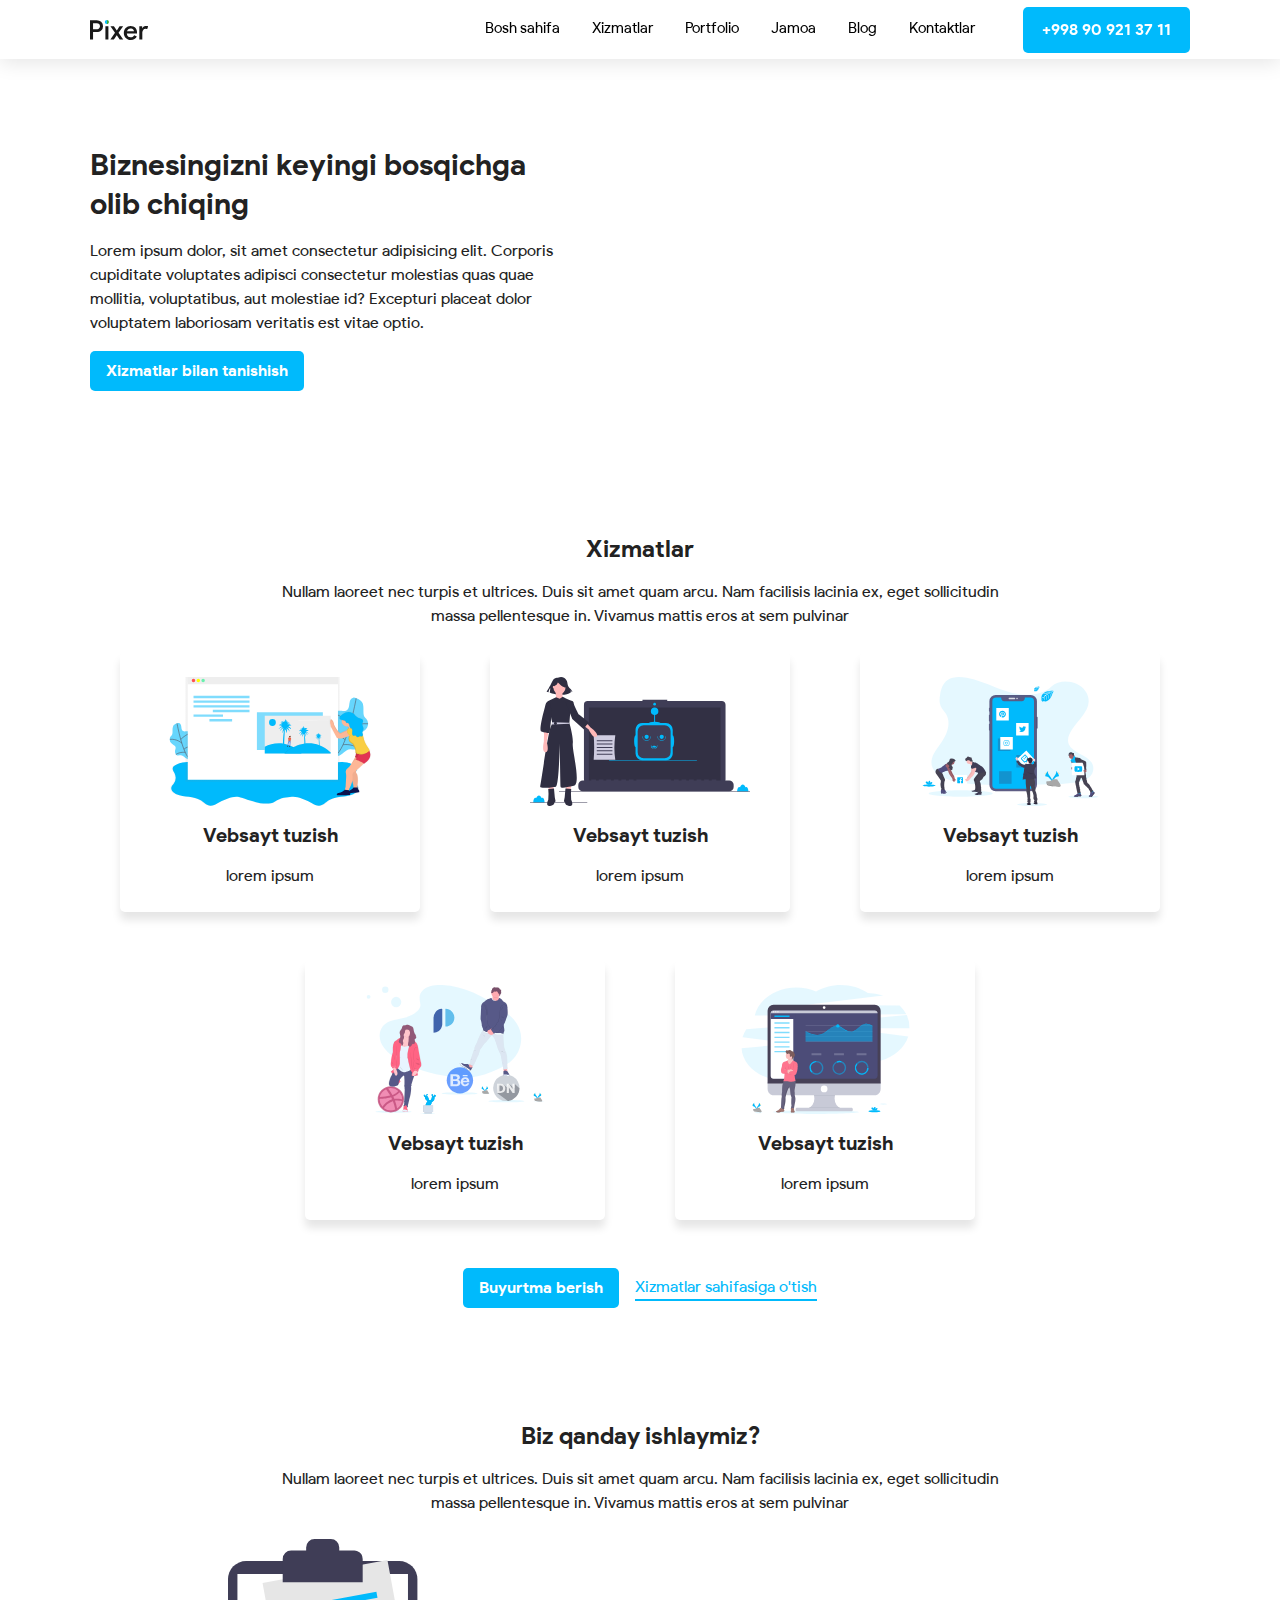
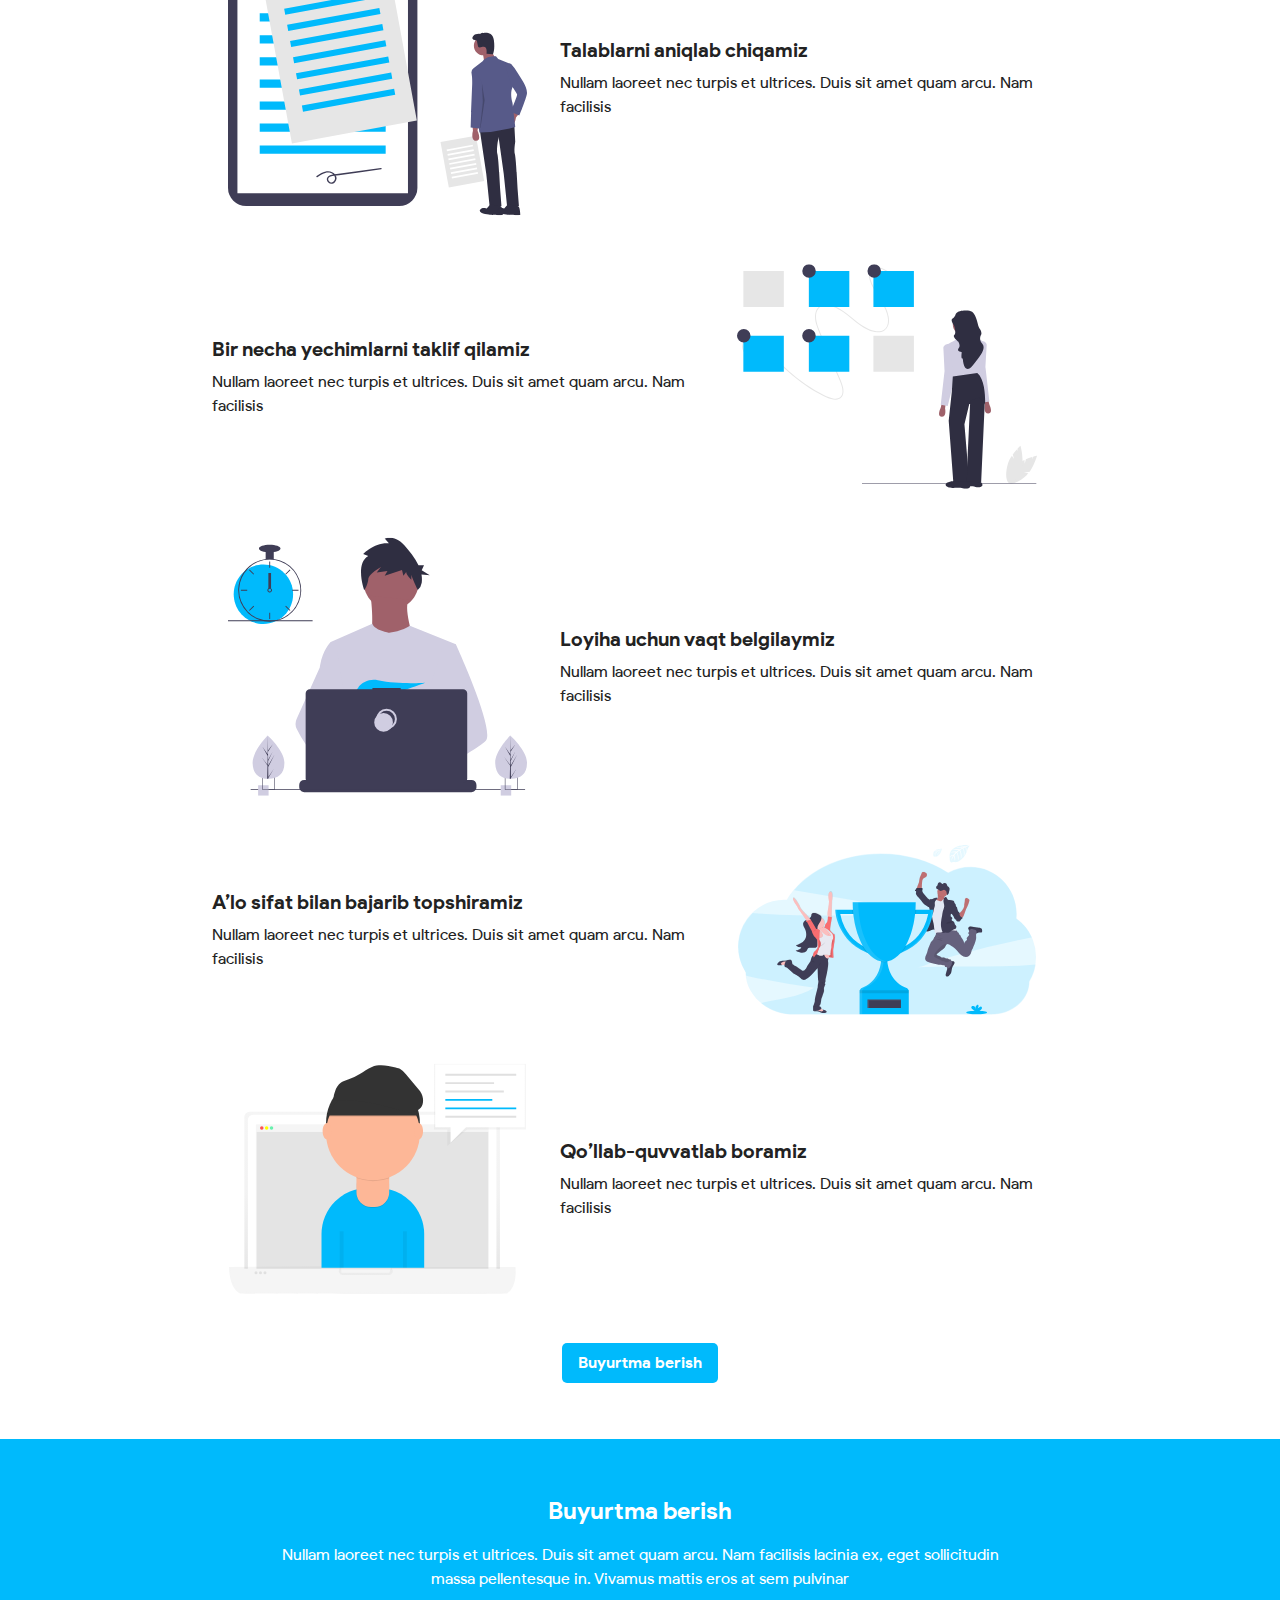
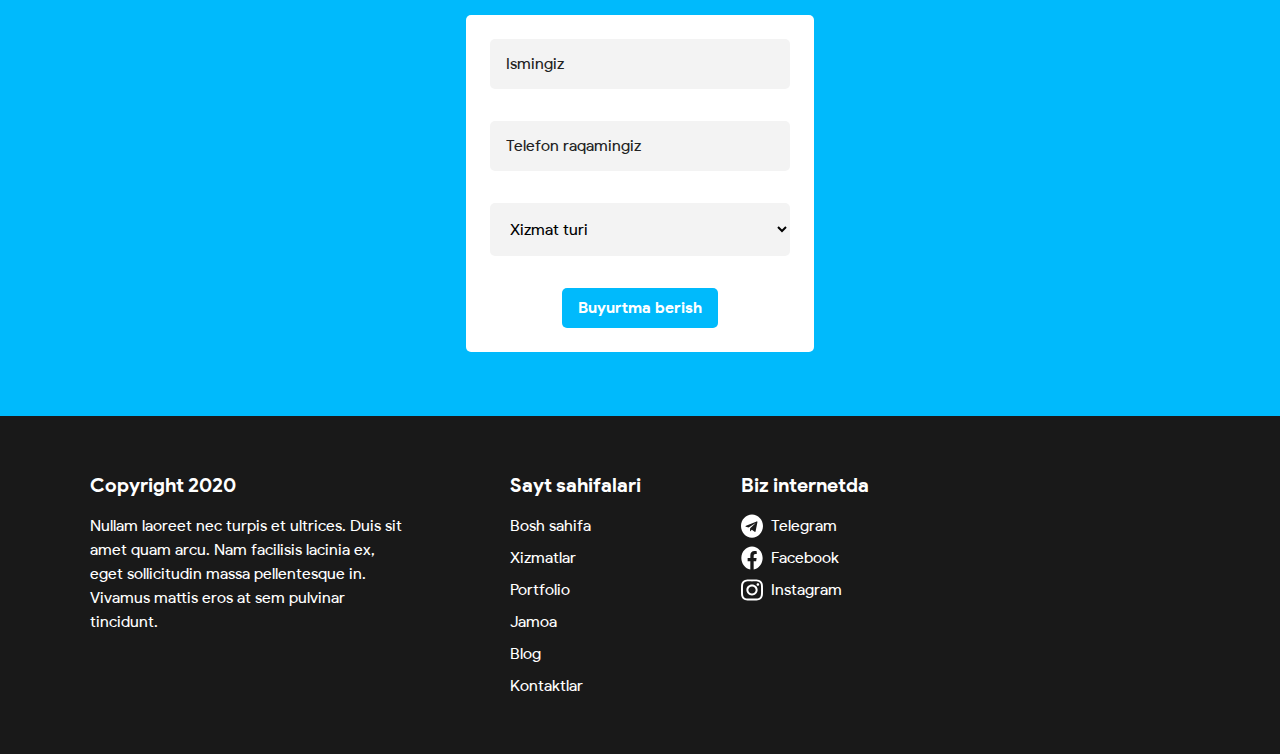
<file: index.html>
<!DOCTYPE html>
<html lang="en">
<head>
  <meta charset="UTF-8">
  <meta name="viewport" content="width=device-width, initial-scale=1.0">
  <title>Pixer</title>
  <link rel="stylesheet" href="css/normalize.css">
  <link rel="stylesheet" href="css/styles.css">
</head>
<body>
  <header class="pixer-header">
    <div class="container">
      <nav class="pixer-nav">
        <a href="#" class="pixer-logo-link">
          <img src="img/pixer-logo.svg" alt="Pixer logo" class="pixer-logo" width="59" height="20">
        </a>
        <div class="pixer-header-left">
          <ul class="pixer-nav-list">
            <li class="pixer-nav-item">
              <a href="index.html" class="pixer-nav-link">Bosh sahifa</a>
            </li>
            <li class="pixer-nav-item has-dropdown-item">
              <a href="services.html" class="pixer-nav-link">Xizmatlar</a>
              <ul class="dropdown-list">
                <li class="dropdown-item">
                  <a href="web-site.html" class="dropdown-link">Vebsayt</a>
                </li>
                <li class="dropdown-item">
                  <a href="telegram-bot.html" class="dropdown-link">Telegram bot</a>
                </li>
                <li class="dropdown-item">
                  <a href="smm.html" class="dropdown-link">SMM</a>
                </li>
                <li class="dropdown-item">
                  <a href="graphic-disigin.html" class="dropdown-link">Grafik dizayn</a>
                </li>
                <li class="dropdown-item">
                  <a href="crm.html" class="dropdown-link">CRM tizim</a>
                </li>
              </ul>
            </li>
            <li class="pixer-nav-item">
              <a href="protofolio.html" class="pixer-nav-link">Portfolio</a>
            </li>
            <li class="pixer-nav-item">
              <a href="group.html" class="pixer-nav-link">Jamoa</a>
            </li>
            <li class="pixer-nav-item">
              <a href="blog.html" class="pixer-nav-link">Blog</a>
            </li>
            <li class="pixer-nav-item">
              <a href="contacts.html" class="pixer-nav-link">Kontaktlar</a>
            </li>
          </ul>
          <a class="blue-link blue-link-add-style" href="tel:+998909213711">+998 90 921 37 11</a>
          <button class="pixer-nav-toggler" type="button"></button>
        </div>
      </nav><!-- pixer-nav -->
    </div>
  </header><!-- pixer-header -->

  <div class="main-wrapper">
    <main class="site-main">
      <section class="header-section">
        <div class="container">
          <div class="header-section-wrapper">
            <div class="header-section-left">
              <h1 class="header-section-heading">
                Biznesingizni keyingi bosqichga olib chiqing
              </h1>
              <p class="header-section-text">Lorem ipsum dolor, sit amet consectetur adipisicing elit. Corporis cupiditate voluptates adipisci consectetur molestias quas quae mollitia, voluptatibus, aut molestiae id? Excepturi placeat dolor voluptatem laboriosam veritatis est vitae optio.</p>
              <a class="blue-link header-section-link" href="#services">Xizmatlar bilan tanishish</a>
            </div>
            <iframe class="header-section-video" src="https://www.youtube.com/embed/6_pru8U2RmM" allow="accelerometer; autoplay; encrypted-media; gyroscope; picture-in-picture" allowfullscreen></iframe>
          </div>
        </div>
      </section><!-- header-section -->

      <section class="services" id="services">
        <div class="container">
          <h2 class="section-heading">Xizmatlar</h2>
          <p class="section-text">Nullam laoreet nec turpis et ultrices. Duis sit amet quam arcu. Nam facilisis lacinia ex, eget sollicitudin massa pellentesque in. Vivamus mattis eros at sem pulvinar</p>
          <ul class="services-list">
            <li class="services-item">
              <a href="#" class="services-link">
                <h3 class="services-link-heading">
                  Vebsayt tuzish
                </h3>
                <p class="services-link-text">
                  lorem ipsum
                </p>
              </a>
            </li>

            <li class="services-item">
              <a href="#" class="services-link">
                <h3 class="services-link-heading">
                  Vebsayt tuzish
                </h3>
                <p class="services-link-text">
                  lorem ipsum
                </p>
              </a>
            </li>

            <li class="services-item">
              <a href="#" class="services-link">
                <h3 class="services-link-heading">
                  Vebsayt tuzish
                </h3>
                <p class="services-link-text">
                  lorem ipsum
                </p>
              </a>
            </li>

            <li class="services-item">
              <a href="#" class="services-link">
                <h3 class="services-link-heading">
                  Vebsayt tuzish
                </h3>
                <p class="services-link-text">
                  lorem ipsum
                </p>
              </a>
            </li>

            <li class="services-item">
              <a href="#" class="services-link">
                <h3 class="services-link-heading">
                  Vebsayt tuzish
                </h3>
                <p class="services-link-text">
                  lorem ipsum
                </p>
              </a>
            </li>
          </ul>
          <div class="services-ordering">
            <a class="blue-link" href="#orderingSection">Buyurtma berish</a>
            <a class="going-services-link" href="services.html">Xizmatlar sahifasiga o'tish</a>
          </div>
        </div>
      </section><!-- services -->

      <section class="process">
        <div class="container">
          <div class="process-wrapper">
            <h2 class="section-heading">Biz qanday ishlaymiz?</h2>
            <p class="section-text">Nullam laoreet nec turpis et ultrices. Duis sit amet quam arcu. Nam facilisis lacinia ex, eget sollicitudin massa pellentesque in. Vivamus mattis eros at sem pulvinar</p>
            <ol class="process-list">
              <li class="process-item">
                <div class="process-item-content">
                  <h3 class="process-item-heading">Talablarni aniqlab chiqamiz</h3>
                  <p class="process-item-text">Nullam laoreet nec turpis et ultrices. Duis sit amet quam arcu. Nam facilisis</p>
                </div>
              </li>

              <li class="process-item">
                <div class="process-item-content">
                  <h3 class="process-item-heading">Bir necha yechimlarni taklif qilamiz</h3>
                  <p class="process-item-text">Nullam laoreet nec turpis et ultrices. Duis sit amet quam arcu. Nam facilisis</p>
                </div>
              </li>

              <li class="process-item">
                <div class="process-item-content">
                  <h3 class="process-item-heading">Loyiha uchun vaqt belgilaymiz</h3>
                  <p class="process-item-text">Nullam laoreet nec turpis et ultrices. Duis sit amet quam arcu. Nam facilisis</p>
                </div>
              </li>

              <li class="process-item">
                <div class="process-item-content">
                  <h3 class="process-item-heading">A’lo sifat bilan bajarib topshiramiz</h3>
                  <p class="process-item-text">Nullam laoreet nec turpis et ultrices. Duis sit amet quam arcu. Nam facilisis</p>
                </div>
              </li>

              <li class="process-item">
                <div class="process-item-content">
                  <h3 class="process-item-heading">Qo’llab-quvvatlab boramiz</h3>
                  <p class="process-item-text">Nullam laoreet nec turpis et ultrices. Duis sit amet quam arcu. Nam facilisis</p>
                </div>
              </li>
            </ol>
            <a class="blue-link" href="#orderingButton">Buyurtma berish</a>
          </div>
        </div>
      </section><!-- process -->
    </main>

    <!-- Order Form Section -->

    <section class="order-section" id="orderingSection">
      <div class="container">
        <h2 class="order-section-heading">Buyurtma berish</h2>
        <p class="order-section-text">Nullam laoreet nec turpis et ultrices. Duis sit amet quam arcu. Nam facilisis lacinia ex, eget sollicitudin massa pellentesque in. Vivamus mattis eros at sem pulvinar</p>

        <form class="order-section-form" action="https://echo.htmlacademy.ru" method="GET">
          <label class="visually-hidden" for="name-input">Ismingiz</label>
          <input class="order-section-input" type="text" id="name-input" placeholder="Ismingiz" name="Ism" spellcheck="false" required>

          <label class="visually-hidden" for="tel-input">Telefon raqamingiz</label>
          <input class="order-section-input" type="tel" id="tel-input" placeholder="Telefon raqamingiz" name="Telefon raqam" spellcheck="false" required>

          <label class="visually-hidden" for="service-select">Xizmat turlari</label>
          <select class="order-section-select" name="Xizmat turi" id="service-select">
            <option selected disabled>Xizmat turi</option>
            <option>Vebsayt tuzish</option>
            <option>CRM tizimlar</option>
            <option>SMM</option>
          </select>

          <button class="blue-link order-section-btn" type="submit">Buyurtma berish</button>
        </form>
      </div>
    </section>
  </div>

  <!-- Site Footer   -->

  <footer class="pixer-footer">
    <div class="container">
      <div class="pixer-footer-wrapper">
        <div class="footer-copyright">
          <h3 class="footer-heading">Copyright 2020</h3>
          <p class="copyright-text">Nullam laoreet nec turpis et ultrices. Duis sit amet quam arcu. Nam facilisis lacinia ex, eget sollicitudin massa pellentesque in. Vivamus mattis eros at sem pulvinar tincidunt.</p>
        </div><!-- footer-copyright -->

        <div class="footer-websites">
          <h3 class="footer-heading">Sayt sahifalari</h3>
          <ul class="footer-list">
            <li class="footer-item">
              <a class="footer-link websites-link" href="index.html">Bosh sahifa</a>
            </li>
            <li class="footer-item">
              <a class="footer-link websites-link" href="services.html">Xizmatlar</a>
            </li>
            <li class="footer-item">
              <a class="footer-link websites-link" href="protofolio.html">Portfolio</a>
            </li>
            <li class="footer-item">
              <a class="footer-link websites-link" href="group.html">Jamoa</a>
            </li>
            <li class="footer-item">
              <a class="footer-link websites-link" href="blog.html">Blog</a>
            </li>
            <li class="footer-item">
              <a class="footer-link websites-link" href="contacts.html">Kontaktlar</a>
            </li>
          </ul>
        </div><!-- footer-websites -->

        <div class="footer-social-media">
          <h3 class="footer-heading">Biz internetda</h3>
          <ul class="footer-list">
            <li class="footer-item social-media-item">
              <svg class="footer-icon-svg" width="22" height="24" viewBox="0 0 22 24" fill="currentColor" xmlns="http://www.w3.org/2000/svg">
                <path d="M11 0.375C4.92339 0.375 0 5.57812 0 12C0 18.4219 4.92339 23.625 11 23.625C17.0766 23.625 22 18.4219 22 12C22 5.57812 17.0766 0.375 11 0.375ZM16.4024 8.33906L14.5972 17.3297C14.4641 17.9672 14.1048 18.1219 13.6036 17.8219L10.8536 15.6797L9.52742 17.0297C9.38105 17.1844 9.25686 17.3156 8.97298 17.3156L9.16815 14.3578L14.2645 9.49219C14.4863 9.28594 14.2157 9.16875 13.923 9.375L7.6246 13.5656L4.91008 12.6703C4.32016 12.4734 4.30685 12.0469 5.03427 11.7469L15.6395 7.425C16.1319 7.2375 16.5621 7.55156 16.4024 8.33906Z" fill="currentColor"/>
              </svg>
              <a href="#" class="footer-link social-media-link">Telegram</a>
            </li>
            <li class="footer-item social-media-item">
              <svg class="footer-icon-svg" width="22" height="24" viewBox="0 0 22 24" fill="currentColor" xmlns="http://www.w3.org/2000/svg">
                <path d="M21.6562 12C21.6562 5.57812 16.8867 0.375 11 0.375C5.11328 0.375 0.34375 5.57812 0.34375 12C0.34375 17.8022 4.24059 22.6116 9.33496 23.4844V15.3605H6.62793V12H9.33496V9.43875C9.33496 6.52547 10.9248 4.91625 13.3598 4.91625C14.526 4.91625 15.7455 5.14313 15.7455 5.14313V8.0025H14.4014C13.078 8.0025 12.665 8.89875 12.665 9.81797V12H15.6204L15.1478 15.3605H12.665V23.4844C17.7594 22.6116 21.6562 17.8022 21.6562 12Z" fill="currentColor"/>
              </svg>
              <a href="#" class="footer-link social-media-link">Facebook</a>
            </li>
            <li class="footer-item social-media-item">
              <svg class="footer-icon-svg" width="22" height="24" viewBox="0 0 22 24" fill="currentColor" xmlns="http://www.w3.org/2000/svg">
                <g clip-path="url(#clip0)">
                  <path d="M11.0049 6.60952C7.88169 6.60952 5.36249 9.01421 5.36249 11.9955C5.36249 14.9767 7.88169 17.3814 11.0049 17.3814C14.1281 17.3814 16.6473 14.9767 16.6473 11.9955C16.6473 9.01421 14.1281 6.60952 11.0049 6.60952ZM11.0049 15.497C8.9866 15.497 7.3366 13.9267 7.3366 11.9955C7.3366 10.0642 8.98169 8.4939 11.0049 8.4939C13.0281 8.4939 14.6732 10.0642 14.6732 11.9955C14.6732 13.9267 13.0232 15.497 11.0049 15.497ZM18.1942 6.38921C18.1942 7.08765 17.6049 7.64546 16.8781 7.64546C16.1464 7.64546 15.562 7.08296 15.562 6.38921C15.562 5.69546 16.1513 5.13296 16.8781 5.13296C17.6049 5.13296 18.1942 5.69546 18.1942 6.38921ZM21.9312 7.66421C21.8477 5.9814 21.4451 4.49077 20.1536 3.26265C18.8669 2.03452 17.3053 1.65015 15.5424 1.56577C13.7254 1.46733 8.27946 1.46733 6.46249 1.56577C4.70446 1.64546 3.14285 2.02983 1.85134 3.25796C0.559819 4.48608 0.162051 5.97671 0.0736587 7.65952C-0.0294662 9.3939 -0.0294662 14.5923 0.0736587 16.3267C0.157141 18.0095 0.559819 19.5001 1.85134 20.7283C3.14285 21.9564 4.69955 22.3408 6.46249 22.4251C8.27946 22.5236 13.7254 22.5236 15.5424 22.4251C17.3053 22.3455 18.8669 21.9611 20.1536 20.7283C21.4402 19.5001 21.8428 18.0095 21.9312 16.3267C22.0344 14.5923 22.0344 9.39858 21.9312 7.66421ZM19.5839 18.1876C19.2009 19.1064 18.4594 19.8142 17.4919 20.1845C16.0433 20.733 12.6058 20.6064 11.0049 20.6064C9.40401 20.6064 5.9616 20.7283 4.51785 20.1845C3.55535 19.8189 2.81384 19.1111 2.42589 18.1876C1.85134 16.8048 1.98393 13.5236 1.98393 11.9955C1.98393 10.4673 1.85625 7.1814 2.42589 5.80327C2.80892 4.88452 3.55044 4.17671 4.51785 3.8064C5.96651 3.25796 9.40401 3.38452 11.0049 3.38452C12.6058 3.38452 16.0482 3.26265 17.4919 3.8064C18.4544 4.17202 19.196 4.87983 19.5839 5.80327C20.1585 7.18608 20.0259 10.4673 20.0259 11.9955C20.0259 13.5236 20.1585 16.8095 19.5839 18.1876Z" fill="currentColor"/>
                </g>
                <defs>
                  <clipPath id="clip0">
                    <rect width="22" height="24" fill="white"/>
                  </clipPath>
                </defs>
              </svg>
              <a href="#" class="footer-link social-media-link">Instagram</a>
            </li>
          </ul>
        </div><!-- footer-social-media -->
      </div>
    </div>
  </footer>


  <script>
    var elSiteHeader = document.querySelector('.pixer-header-left');
    var elSiteHeaderToggler = document.querySelector('.pixer-nav-toggler');

    elSiteHeaderToggler.addEventListener('click', function () {
      elSiteHeader.classList.toggle('pixer-header-left-toggler');
    });
  </script>
</body>
</html>
</file>
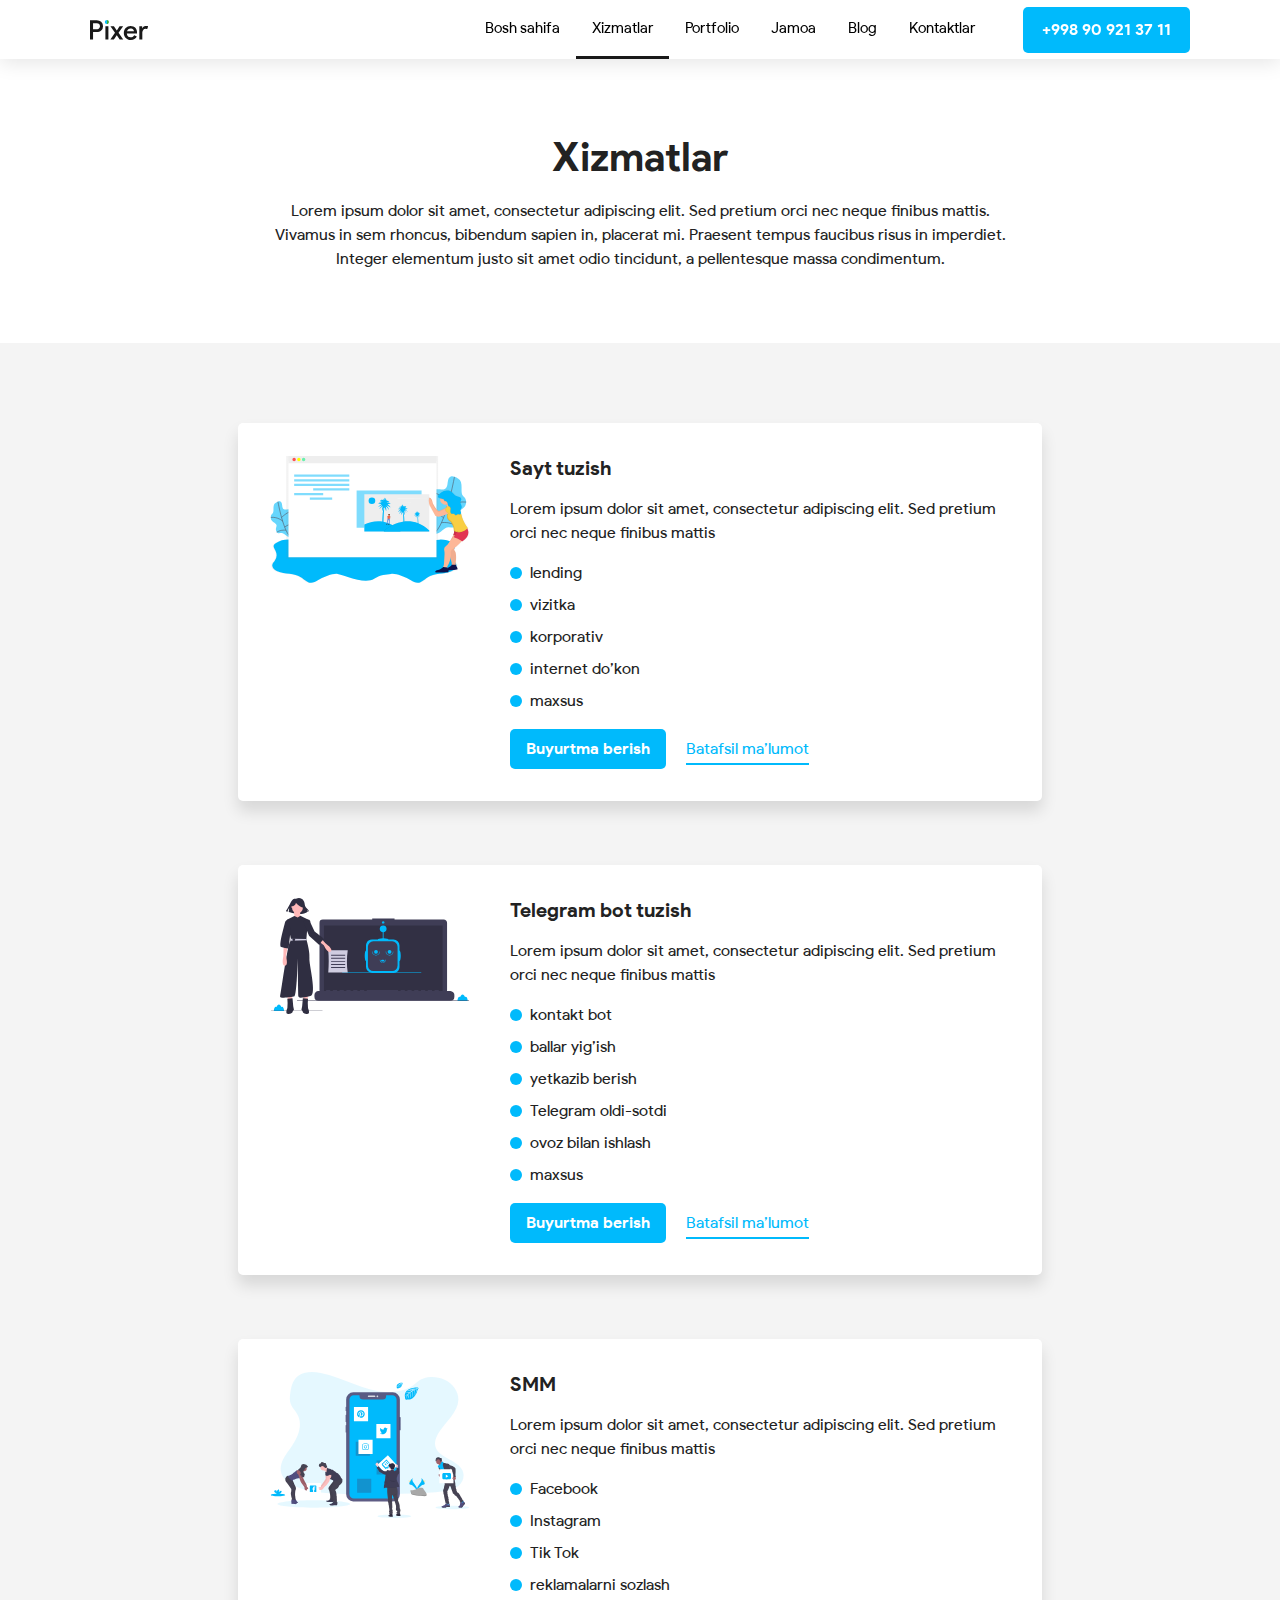
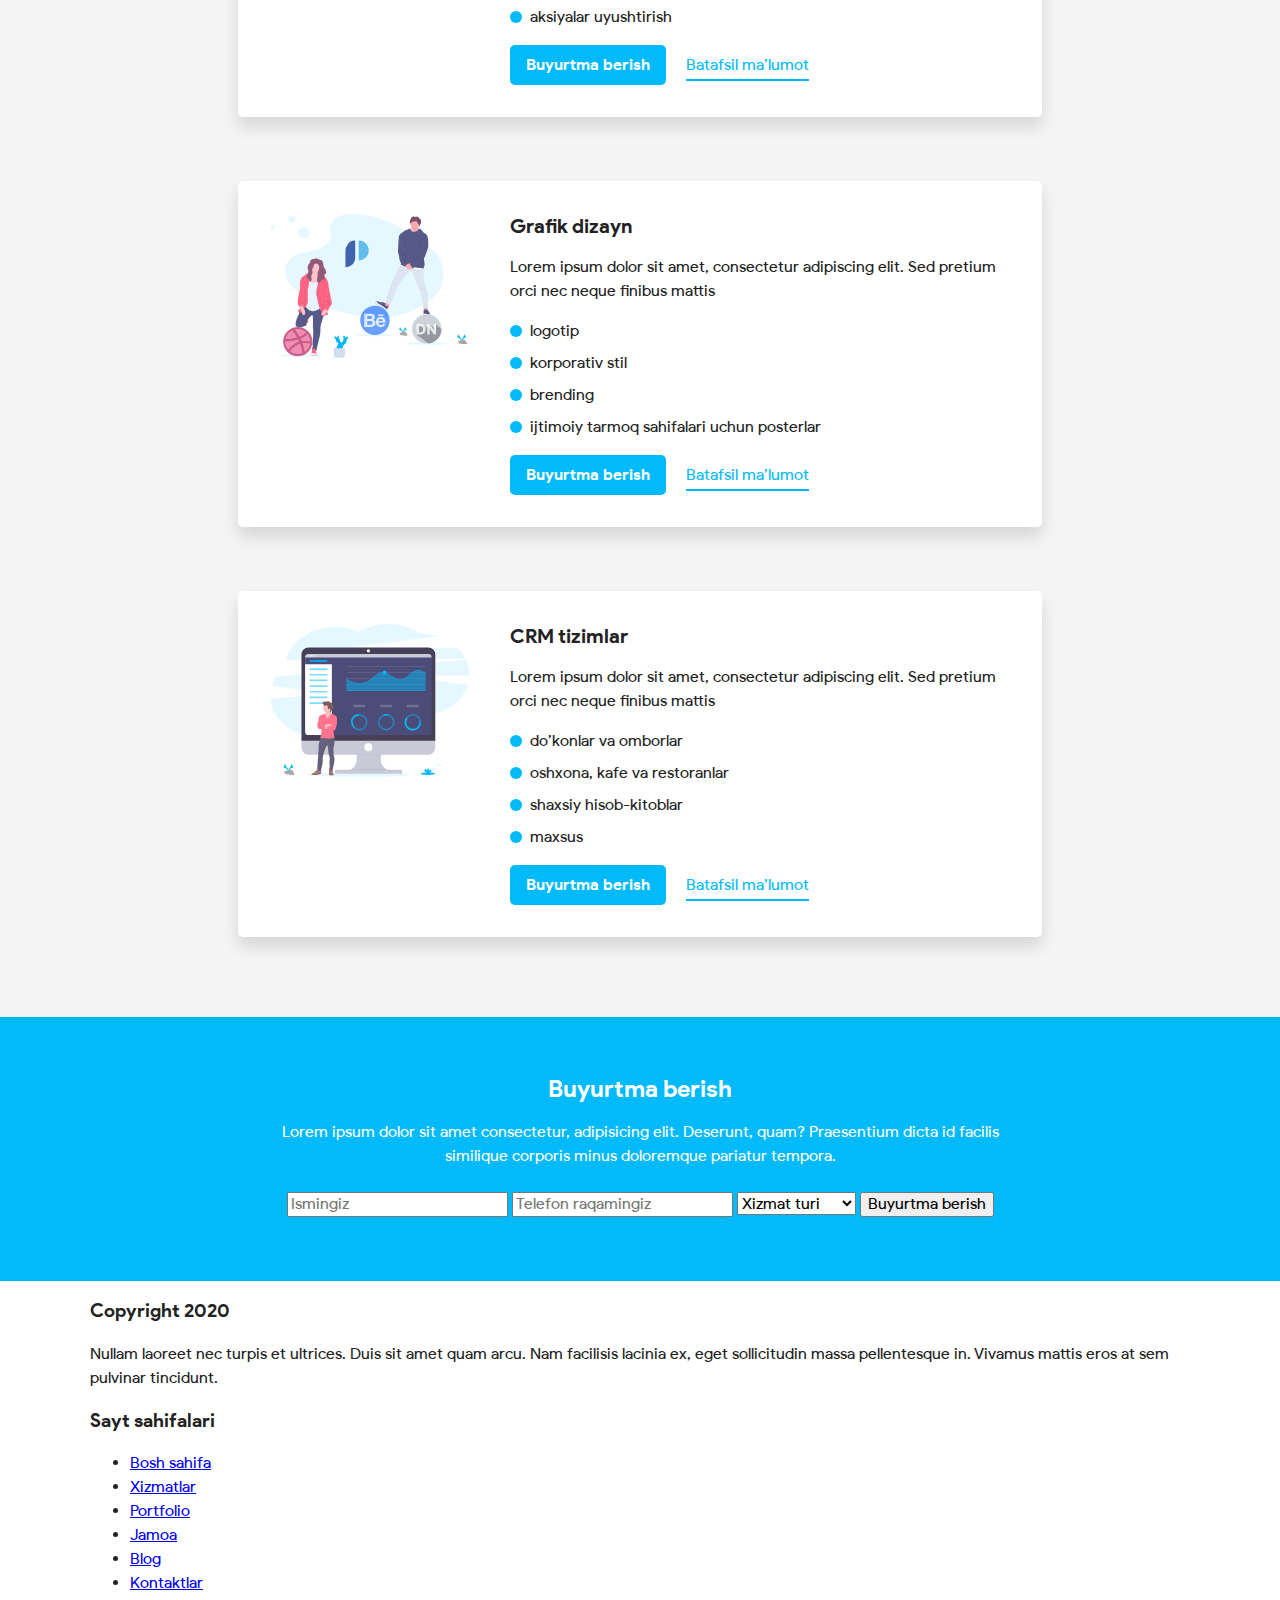
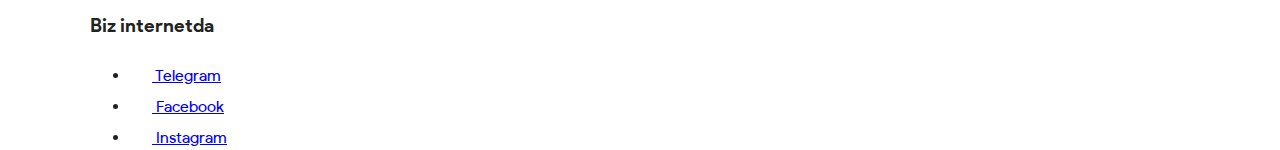
<file: services.html>
<!DOCTYPE html>
<html lang="en">
<head>
    <meta charset="UTF-8">
    <meta name="viewport" content="width=device-width, initial-scale=1.0">
    <title>Xizmatlar</title>
    <link rel="stylesheet" href="css/normalize.css">
    <link rel="stylesheet" href="css/styles.css">
</head>
<body>
    <header class="pixer-header">
        <div class="container">
            <nav class="pixer-nav">
                <a href="#" class="pixer-logo-link">
                    <img src="img/pixer-logo.svg" alt="Pixer logo" class="pixer-logo" width="59" height="20">
                </a>
                <div class="pixer-header-left">
                    <ul class="pixer-nav-list">
                        <li class="pixer-nav-item">
                            <a href="index.html" class="pixer-nav-link">Bosh sahifa</a>
                        </li>
                        <li class="pixer-nav-item has-dropdown-item pixer-nav-item-active">
                            <a href="services.html" class="pixer-nav-link">Xizmatlar</a>
                            <ul class="dropdown-list">
                                <li class="dropdown-item">
                                    <a href="web-site.html" class="dropdown-link">Vebsayt</a>
                                </li>
                                <li class="dropdown-item">
                                    <a href="telegram-bot.html" class="dropdown-link">Telegram bot</a>
                                </li>
                                <li class="dropdown-item">
                                    <a href="smm.html" class="dropdown-link">SMM</a>
                                </li>
                                <li class="dropdown-item">
                                    <a href="graphic-disigin.html" class="dropdown-link">Grafik dizayn</a>
                                </li>
                                <li class="dropdown-item">
                                    <a href="crm.html" class="dropdown-link">CRM tizim</a>
                                </li>
                            </ul>
                        </li>
                        <li class="pixer-nav-item">
                            <a href="protofolio.html" class="pixer-nav-link">Portfolio</a>
                        </li>
                        <li class="pixer-nav-item">
                            <a href="group.html" class="pixer-nav-link">Jamoa</a>
                        </li>
                        <li class="pixer-nav-item">
                            <a href="blog.html" class="pixer-nav-link">Blog</a>
                        </li>
                        <li class="pixer-nav-item">
                            <a href="contacts.html" class="pixer-nav-link">Kontaktlar</a>
                        </li>
                    </ul>
                    <a class="blue-link blue-link-add-style" href="tel:+998909213711">+998 90 921 37 11</a>
                </div>
            </nav><!-- pixer-nav -->
        </div>
    </header><!-- pixer-header -->

    <div class="services-main-header">
        <div class="container">
            <h1 class="services-main-heading">Xizmatlar</h1>
            <div class="services-main-text">
                Lorem ipsum dolor sit amet, consectetur adipiscing elit. Sed pretium orci nec neque finibus mattis. Vivamus in sem rhoncus, bibendum sapien in, placerat mi. Praesent tempus faucibus risus in imperdiet. Integer elementum justo sit amet odio tincidunt, a pellentesque massa condimentum.
            </div>
        </div>
    </div>

    <main class="services-main">
        <div class="container">
            <h2 class="visually-hidden">Xizmatlar ro'yxati</h2>
            <ul class="services-main-list services-lists">
                <li class="services-main-item">
                    <div class="services-main-content">
                        <h3 class="services-main-item-heading">Sayt tuzish</h3>
                        <p class="services-main-item-text">Lorem ipsum dolor sit amet, consectetur adipiscing elit. Sed pretium orci nec neque finibus mattis</p>
                        <ul class="details-list services-lists">
                            <li class="details-item">lending</li>
                            <li class="details-item">vizitka</li>
                            <li class="details-item">korporativ</li>
                            <li class="details-item">internet do’kon</li>
                            <li class="details-item">maxsus</li>
                        </ul>
                        <div class="details-links">
                            <a  class="blue-link ordering-button" href="#orderingButton">Buyurtma berish</a>
                            <a class="going-services-link" href="web-site.html">Batafsil ma’lumot</a>
                        </div>
                    </div>
                </li>

                <li class="services-main-item">
                    <div class="services-main-content">
                        <h3 class="services-main-item-heading">Telegram bot tuzish</h3>
                        <p class="services-main-item-text">Lorem ipsum dolor sit amet, consectetur adipiscing elit. Sed pretium orci nec neque finibus mattis</p>
                        <ul class="details-list services-lists">
                            <li class="details-item">kontakt bot</li>
                            <li class="details-item">ballar yig’ish</li>
                            <li class="details-item">yetkazib berish</li>
                            <li class="details-item">Telegram oldi-sotdi</li>
                            <li class="details-item">ovoz bilan ishlash</li>
                            <li class="details-item">maxsus</li>
                        </ul>
                        <div class="details-links">
                            <a  class="blue-link ordering-button" href="#orderingButton">Buyurtma berish</a>
                            <a class="going-services-link" href="telegram-bot.html">Batafsil ma’lumot</a>
                        </div>
                    </div>
                </li>

                <li class="services-main-item">
                    <div class="services-main-content">
                        <h3 class="services-main-item-heading">SMM</h3>
                        <p class="services-main-item-text">Lorem ipsum dolor sit amet, consectetur adipiscing elit. Sed pretium orci nec neque finibus mattis</p>
                        <ul class="details-list services-lists">
                            <li class="details-item">Facebook</li>
                            <li class="details-item">Instagram</li>
                            <li class="details-item">Tik Tok</li>
                            <li class="details-item">reklamalarni sozlash</li>
                            <li class="details-item">aksiyalar uyushtirish</li>
                        </ul>
                        <div class="details-links">
                            <a  class="blue-link ordering-button" href="#orderingButton">Buyurtma berish</a>
                            <a class="going-services-link" href="smm.html">Batafsil ma’lumot</a>
                        </div>
                    </div>
                </li>

                <li class="services-main-item">
                    <div class="services-main-content">
                        <h3 class="services-main-item-heading">Grafik dizayn</h3>
                        <p class="services-main-item-text">Lorem ipsum dolor sit amet, consectetur adipiscing elit. Sed pretium orci nec neque finibus mattis</p>
                        <ul class="details-list services-lists">
                            <li class="details-item">logotip</li>
                            <li class="details-item">korporativ stil</li>
                            <li class="details-item">brending</li>
                            <li class="details-item">ijtimoiy tarmoq sahifalari uchun posterlar</li>
                        </ul>
                        <div class="details-links">
                            <a  class="blue-link ordering-button" href="#orderingButton">Buyurtma berish</a>
                            <a class="going-services-link" href="graphic-disigin.html">Batafsil ma’lumot</a>
                        </div>
                    </div>
                </li>

                <li class="services-main-item">
                    <div class="services-main-content">
                        <h3 class="services-main-item-heading">CRM tizimlar</h3>
                        <p class="services-main-item-text">Lorem ipsum dolor sit amet, consectetur adipiscing elit. Sed pretium orci nec neque finibus mattis</p>
                        <ul class="details-list services-lists">
                            <li class="details-item">do’konlar va omborlar</li>
                            <li class="details-item">oshxona, kafe va restoranlar</li>
                            <li class="details-item">shaxsiy hisob-kitoblar</li>
                            <li class="details-item">maxsus</li>
                        </ul>
                        <div class="details-links">
                            <a  class="blue-link ordering-button" href="#orderingButton">Buyurtma berish</a>
                            <a class="going-services-link" href="crm.html">Batafsil ma’lumot</a>
                        </div>
                    </div>
                </li>
            </ul>
        </div>
    </main><!-- services-main -->

    <!-- Order Form Section -->

    <section class="order-section" id="order_section">
        <div class="container">
            <div class="order-content">
                <h2 class="section-heading white-text">Buyurtma berish</h2>
                <p class="section-text white-text">Lorem ipsum dolor sit amet consectetur, adipisicing elit. Deserunt, quam? Praesentium dicta id facilis similique corporis minus doloremque pariatur tempora.</p>

                <form class="services-form" action="https://echo.htmlacademy.ru" method="GET">
                    <label for="name_input">
                        <input type="text" name="username" id="name_input" placeholder="Ismingiz">
                    </label>

                    <label for="tel_input">
                        <input type="tel" name="tel" id="tel_input" placeholder="Telefon raqamingiz">
                    </label>

                    <label class="select-label" for="service_slect">
                        <select name="service" id="service_select">
                            <option selected disabled>Xizmat turi</option>
                            <option>Lorem, ipsum</option>
                            <option>Lorem, ipsum</option>
                            <option>Lorem, ipsum</option>
                        </select>
                    </label>

                    <button class="order-btn" type="submit">Buyurtma berish</button>
                </form>
            </div><!-- order-section -->
        </div><!-- container -->
    </section>

    <!-- Site Footer   -->

    <footer class="site-footer">
        <div class="container">
            <div class="site-footer-content">
                <div class="copyright">
                    <h3 class="footer-headings">Copyright 2020</h3>

                    <p>Nullam laoreet nec turpis et ultrices. Duis sit amet quam arcu. Nam facilisis lacinia ex, eget sollicitudin massa pellentesque in. Vivamus mattis eros at sem pulvinar tincidunt.</p>
                </div><!-- copyright -->

                <div class="footer-sitenav">
                    <h3 class="footer-headings">Sayt sahifalari</h3>
                    <ul class="footer-pages-list">
                        <li class="footer-pages-item">
                            <a class="footer-pages-link" href="index.html">Bosh sahifa</a>
                        </li>
                        <li class="footer-pages-item">
                            <a class="footer-pages-link" href="services.html">Xizmatlar</a>
                        </li>
                        <li class="footer-pages-item">
                            <a class="footer-pages-link" href="portfolio.html">Portfolio</a>
                        </li>
                        <li class="footer-pages-item">
                            <a class="footer-pages-link" href="team.html">Jamoa</a>
                        </li>
                        <li class="footer-pages-item">
                            <a class="footer-pages-link" href="blog.html">Blog</a>
                        </li>
                        <li class="footer-pages-item">
                            <a class="footer-pages-link" href="contacts.html">Kontaktlar</a>
                        </li>
                    </ul>
                </div><!-- footer-sitenav -->

                <div class="socials">
                    <h3 class="footer-headings">Biz internetda</h3>
                    <ul class="socials-list">
                        <li class="socials-item">
                            <a class="socials-link" href="#">
                                <img class="socials-icon" src="img/telegram.svg" alt="Telegram icon" width="22" height="24">
                                <span class="socials-name">Telegram</span>
                            </a>
                        </li>
                        <li class="socials-item">
                            <a class="socials-link" href="#">
                                <img class="socials-icon" src="img/facebook.svg" alt="Facebook icon" width="22" height="24">
                                <span class="socials-name">Facebook</span>
                            </a>
                        </li>
                        <li class="socials-item">
                            <a class="socials-link" href="#">
                                <img class="socials-icon" src="img/instagram.svg" alt="Instagram icon" width="22" height="24">
                                <span class="socials-name">Instagram</span>
                            </a>
                        </li>
                    </ul>
                </div><!-- socials -->
            </div><!-- site-footer-content -->
        </div><!-- container -->
    </footer>

</body>
</html>
</file>
<file: css/styles.css>
@font-face {
  font-family: "Product Sans";
  src: url('../fonts/ProductSans-Regular.woff2') format('woff2'),
  url('../fonts/ProductSans-Regular.woff') format('woff');
  font-weight: normal;
  font-style: normal;
  font-display: swap;
}

@font-face {
  font-family: "Product Sans";
  src: url('../fonts/ProductSans-Bold.woff2') format('woff2'),
  url('../fonts/ProductSans-Bold.woff') format('woff');
  font-weight: bold;
  font-style: normal;
  font-display: swap;
}

html {
  height: 100%;
  box-sizing: border-box;
  scroll-behavior: smooth;
}

*,
*::before,
*::after {
  box-sizing: inherit;
}

body {
  height: 100%;
  padding: 0;
  margin: 0;
  margin-top: 59px;
  font-family: "Product sans", "Arial", sans-serif;
  font-size: 16px;
  line-height: 24px;
  background-color: #fff;
  color: #222;
}

img {
  max-width: 100%;
  height: auto;
}

.visually-hidden {
  position: absolute;
  width: 1px;
  height: 1px;
  margin: -1px;
  border: 0;
  padding: 0;
  clip: rect(0 0 0 0);
  overflow: hidden;
}

.container {
  max-width: 1148px;
  padding-left: 24px;
  padding-right: 24px;
  margin-right: auto;
  margin-left: auto;
}

.main-wrapper {
  display: flex;
  flex-direction: column;
  flex-grow: 1;
}

/* =========== HEADER PART ========== */
.pixer-header {
  position: fixed;
  z-index: 100;
  left: 0;
  top: 0;
  width: 100%;
  background-color: #fff;
  box-shadow: 0px 4px 20px rgba(0, 0, 0, 0.1);
}

.pixer-nav {
  display: flex;
  align-items: center;
  justify-content: space-between;
  flex-wrap: wrap;
}

.pixer-logo {
  display: block;
  width: 59px;
  height: 20px;
  transition: opacity 0.3s ease;
}

.pixer-logo:hover {
  opacity: 0.8;
}

.pixer-logo:active {
  opacity: 0.4;
}

.pixer-header-left {
  display: flex;
  align-items: center;
}

.pixer-nav-list {
  display: flex;
  align-items: center;
  margin: 0;
  padding: 0;
  list-style-type: none;
}

.pixer-nav-item {
  border-bottom: 3px solid transparent;
  transition: background-color 0.3s ease,
  border-bottom-color 0.3s ease;
}

.pixer-nav-item:hover,
.pixer-nav-item-active {
  border-bottom-color: #191919;
}

.pixer-nav-item:active {
  background-color: rgba(25, 25, 25, 0.7);
}

.pixer-nav-item:active .pixer-nav-link {
  color: #FFFFFF;
}

.pixer-nav-link {
  display: inline-block;
  text-decoration: none;
  color: #000000;
  font-size: 15px;
  line-height: 24px;
  padding: 16px;
  transition: color 0.3s ease;
}

.blue-link {
  display: inline-block;
  text-decoration: none;
  border: none;
  font-weight: bold;
  background-color: #00BAFC;
  border-radius: 5px;
  color: #FFFFFF;
  padding: 8px 16px;
  white-space: nowrap;
}

.blue-link-add-style {
  border: 3px solid transparent;
  margin-left: 32px;
  transition: background-color 0.3s ease,
  border-color 0.3s ease,
  color 0.3s ease;
}

.blue-link-add-style:hover {
  background-color: #fff;
  border-color: #00bafc;
  color: #00BAFC;
}

.blue-link-add-style:active {
  background-color: rgba(0, 186, 252, 0.6);
  border-color:rgba(0, 186, 252, 0.6);
}

.has-dropdown-item {
  position: relative;
  z-index: 1;
  white-space: nowrap;
}

.dropdown-list {
  opacity: 0;
  visibility: hidden;
  position: absolute;
  z-index: 1;
  top: 105%;
  left: -16px;
  background-color: #fff;
  margin: 0;
  padding: 8px 0 8px;
  list-style-type: none;
  box-shadow: 0px 4px 24px rgba(0, 0, 0, 0.1);
  border-radius: 5px;
  -webkit-transition: opacity 0.6s, visibility 0.6s;
  transition: opacity 0.6s, visibility 0.6s;
}

.has-dropdown-item:hover .dropdown-list {
  opacity: 1;
  visibility: visible;
}

.dropdown-item {
  transition: background-color 0.3s ease,
  opacity 0.3s ease;
}

.dropdown-item:hover {
  background-color: #00BAFC;
}

.dropdown-item:active {
  background-color: #00BAFC;
  opacity: 0.6;
}

.dropdown-link {
  display: inline-block;
  font-size: 16px;
  line-height: 24px;
  color: #000000;
  text-decoration: none;
  padding: 8px 16px;
  transition: color 0.3s ease;
}

.dropdown-link:hover {
  color: #FFFFFF;
}

/* MAIN part */

.header-section {
  margin-bottom: 56px;
}

.header-section-wrapper {
  display: flex;
  align-items: center;
  flex-wrap: wrap;
  justify-content: space-between;
  padding-top: 80px;
  padding-bottom: 80px;
}

.header-section-left {
  max-width: 465px;
}

.header-section-heading {
  margin-top: 0;
  margin-bottom: 16px;
  font-size: 30px;
  line-height: 130%;
}

.header-section-text {
  margin-top: 0;
  margin-bottom: 16px;
  line-height: 24px;
}

.header-section-link {
  margin-left: 0;
  font-size: 16px;
  transition: background-color 0.3s ease;
}

.header-section-link:hover {
  background-color: rgba(0, 186, 252, 0.8);
}

.header-section-link:active {
  background: rgba(0, 186, 252, 0.6);
}

.header-section-video {
  width: 458px;
  height: 258px;
  border: none;
  border-radius: 5px;
}

.pixer-nav-toggler {
  display: none;
}

@media only screen and (max-width: 890px) {
  .pixer-nav {
    padding-top: 6px;
    padding-bottom: 6px;
  }

  .pixer-nav-list {
    display: none;
  }

  .pixer-nav-toggler {
    display: block;
    margin-left: 30px;
    width: 40px;
    height: 40px;
    border: 3px solid #00BAFC;
    background-color: #00BAFC;
    border-radius: 5px;
    background-image: url("../img/menu-opener.svg"), url("../img/close.svg");
    background-size: 24px;
    background-repeat: no-repeat;
    background-position: center center, top -100px left -100px;
  }

  .pixer-header-left-toggler .pixer-nav-toggler {
    background-image: url("../img/close.svg"), url("../img/menu-opener.svg");
  }

  .pixer-header-left-toggler .pixer-nav-list {
    display: block;
    position: absolute;
    z-index: 100;
    top: 100%;
    right: 0;
    background-color: rgba(255, 255, 255, 0.9);
    width: 100%;
    text-align: left;
    padding-left: calc(100% - 250px);
    border-radius: 0 0 10px 10px;
    overflow-y: scroll;
  }

  .dropdown-list {
    position: relative;
    top: 0;
    left: 0;
    opacity: 1;
    visibility: visible;
    box-shadow: none;
    border-radius: 0px;
    background-color: rgba(255, 255, 255, 0.9);
  }

  .dropdown-item::before {
    display: inline-block;
    width: 20px;
    height: 20px;
    content: "";
  }
}

@media only screen and (max-width: 400px) {
  .blue-link {
    font-size: 0;
    border: none;
    width: 40px;
    background-image: url("../img/phone-call.svg");
    background-repeat: no-repeat;
    background-size: 24px;
    background-position: center center;
  }
}

/* SERVICES SECTION */

.services {
  margin-bottom: 56px;
}

.section-heading {
  margin-top: 0;
  margin-bottom: 16px;
  font-size: 24px;
  line-height: 130%;
  text-align: center;
}

.section-text {
  max-width: 719px;
  margin-left: auto;
  margin-right: auto;
  margin-top: 0;
  margin-bottom: 24px;
  text-align: center;
}

.services-list {
  margin: 0;
  padding: 0;
  list-style-type: none;
  display: flex;
  margin-left: -70px;
  justify-content: center;
  flex-wrap: wrap;
}

.services-item {
  display: flex;
  margin-left: 70px;
  margin-bottom: 48px;
}

.services-link {
  background: #FFFFFF;
  box-shadow: 0px 8px 8px rgba(0, 0, 0, 0.1);
  border-radius: 5px;
  display: flex;
  flex-direction: column;
  align-items: center;
  width: 300px;
  padding-left: 10px;
  padding-right: 10px;
  text-align: center;
  text-decoration: none;
  color: #222;
  padding-top: 24px;
  padding-bottom: 24px;
  transition: box-shadow 0.3s ease;
}

.services-link:hover {
  box-shadow: 0px 12px 21px rgba(0, 0, 0, 0.1);
}

.services-link:active {
  box-shadow: 0px 4px 4px rgba(0, 0, 0, 0.2);
}

.services-link::before {
  display: inline-block;
  content: "";
  height: 130px;
  background-position: center center;
  background-size: contain;
  background-repeat: no-repeat;
  margin-bottom: 16px;
}

.services-item:nth-child(1) .services-link::before {
  width: 203px;
  background-image: url("../img/website.svg");
}

.services-item:nth-child(2) .services-link::before {
  width: 222px;
  background-image: url("../img/bot-illustration.svg");
}

.services-item:nth-child(3) .services-link::before {
  width: 177px;
  background-image: url("../img/smm-illustration.svg");
}

.services-item:nth-child(4) .services-link::before {
  width: 179px;
  background-image: url("../img/design-illustration.svg");
}

.services-item:nth-child(5) .services-link::before {
  width: 169px;
  background-image: url("../img/crm-illustration.svg");
}

.services-link-heading {
  font-size: 20px;
  line-height: 130%;
  margin-top: 0;
  margin-bottom: 16px;
}

.services-link-text {
  margin: 0;
  flex-grow: 1;
}

.services-ordering {
  display: flex;
  align-items: center;
  justify-content: center;
}

.going-services-link {
  margin-left: 16px;
  color: #00BAFC;
  text-decoration: none;
  border-bottom: 2px solid #00BAFC;
}

/* How we work section */

.process {
  padding-top: 56px;
  padding-bottom: 56px;
}

.process-wrapper {
  display: flex;
  align-items: center;
  justify-content: center;
  flex-direction: column;
}

.process-list {
  padding: 0;
  margin: 0;
  list-style-type: none;
}

.process-item {
  display: flex;
  align-items: center;
  justify-content: center;
  flex-wrap: wrap;
  margin-bottom: 48px;
}

.process-item::before {
  display: inline-block;
  content: "";
  width: 300px;
  background-size: contain;
  background-position: center center;
  background-repeat: no-repeat;
  margin-right: 32px;
}

.process-item:nth-child(1)::before {
  height: 277px;
  background-image: url("../img/step-illustration7.svg");
}

.process-item:nth-child(2)::before {
  height: 225px;
  background-image: url("../img/step-illustration.svg");
}

.process-item:nth-child(3)::before {
  height: 259px;
  background-image: url("../img/step-illustration2.svg");
}

.process-item:nth-child(4)::before {
  height: 171px;
  background-image: url("../img/step-illustration4.svg");
}

.process-item:nth-child(5)::before {
  height: 232px;
  background-image: url("../img/step-illustration25.svg");
}

.process-item:nth-child(2n)::before {
  order: 1;
  margin-left: 32px;
}

.process-item-content {
  max-width: 493px;
}

.process-item-heading {
  font-size: 20px;
  line-height: 130%;
  margin-top: 0;
  margin-bottom: 8px;
}

.process-item-text {
  margin: 0;
}

/* Ordering section */

.order-section {
  background-color: #00BAFC;
  padding-top: 56px;
  padding-bottom: 64px;
  text-align: center;
  color: #ffffff;
}

.order-section-heading {
  line-height: 130%;
  margin-top: 0;
  margin-bottom: 16px;
}

.order-section-text {
  max-width: 719px;
  margin: 0 auto 24px;
}

/* Order section form */

.order-section-form {
  display: flex;
  flex-direction: column;
  max-width: 348px;
  margin-left: auto;
  margin-right: auto;
  background-color: #fff;
  padding: 24px;
  border-radius: 5px;
}

.order-section-input,
.order-section-select {
  display: inline-block;
  border: none;
  background: #F3F3F3;
  border-radius: 5px;
  padding: 16px;
  margin-bottom: 32px;
}

.order-section-input::placeholder {
  color: #222;
}

.order-section-btn {
  align-self: center;
  cursor: pointer;
  line-height: 24px;
}

/* FOOTER */

.pixer-footer {
  background-color: #191919;
  padding-top: 56px;
  padding-bottom: 56px;
  color: #ffffff;
}

.pixer-footer-wrapper {
  display: flex;
  flex-wrap: wrap;
}

.footer-copyright,
.footer-websites {
  margin-right: 100px;
}

.footer-heading {
  font-size: 20px;
  line-height: 130%;
  margin-top: 0;
  margin-bottom: 16px;
}

.copyright-text {
  max-width: 320px;
  margin: 0;
}

.footer-list {
  margin: 0;
  padding: 0;
  list-style-type: none;
}

.footer-item:not(:last-child) {
  margin-bottom: 8px;
}

.footer-link {
  text-decoration: none;
}

.websites-link {
  color: #ffffff;
  transition: color 0.3s ease,
  opacity 0.3s ease;
}

.websites-link:hover {
  color: #00BAFC;
}

.websites-link:active,
.social-media-item:active {
  opacity: 0.6;
}

.social-media-item {
  display: flex;
  align-items: center;
  color: #ffffff;
  cursor: pointer;
  transition: opacity 0.3s ease;
}

.social-media-item:hover .social-media-link,
.social-media-item:hover .footer-icon-svg {
  color: #00BAFC;
}

.footer-icon-svg {
  display: inline-block;
  width: 22px;
  height: 24px;
  margin-right: 8px;
  transition: color 0.3s ease;
}

.social-media-link {
  color: #ffffff;
  transition: color 0.3s ease;
}

/* ======SERVICES PAGE====== */

.services-main {
  background-color: #F4F4F4;
  padding-top: 80px;
  padding-bottom: 80px;
}

.services-main-header {
  max-width: 800px;
  margin-left: auto;
  margin-right: auto;
  padding-top: 72px;
  padding-bottom: 72px;
  text-align: center;
}

.services-main-heading {
  margin-top: 0;
  margin-bottom: 16px;
  font-size: 40px;
  line-height: 130%;
}

.services-main-text {
  margin: 0;
}

.services-lists {
  padding: 0;
  margin: 0;
  list-style-type: none;
}

.services-main-item {
  display: flex;
  flex-wrap: wrap;
  position: relative;
  z-index: 1;
  max-width: 804px;
  margin-left: auto;
  margin-right: auto;
  background-color: #FFFFFF;
  box-shadow: 0px 10px 16px rgba(0, 0, 0, 0.12);
  border-radius: 5px;
  padding: 32px;
}

.services-main-item:not(:last-child) {
  margin-bottom: 64px;
}

.services-main-item::before {
  width: 200px;
  content: "";
  display: inline-block;
  background-repeat: no-repeat;
  background-size: contain;
  background-position: center center;
  margin-right: 40px;
}

.services-main-item:nth-child(1)::before {
  height: 128px;
  background-image: url("../img/website.svg");
}

.services-main-item:nth-child(2)::before {
  height: 117px;
  background-image: url("../img/bot-illustration.svg");
}

.services-main-item:nth-child(3)::before {
  height: 147px;
  background-image: url("../img/smm-illustration.svg");
}

.services-main-item:nth-child(4)::before {
  height: 145px;
  background-image: url("../img/design-illustration.svg");
}

.services-main-item:nth-child(5)::before {
  height: 154px;
  background-image: url("../img/crm-illustration.svg");
}

.services-main-content {
  max-width: 500px;
}

.services-main-item-heading {
  font-size: 20px;
  line-height: 130%;
  margin-top: 0;
  margin-bottom: 16px;
}

.services-main-item-text {
  margin-top: 0;
  margin-bottom: 16px;
}

.details-list {
  margin-bottom: 16px;
}

.details-item:not(:last-child) {
  margin-bottom: 8px;
}

.details-item {
  display: flex;
  align-items: center;
}

.details-item::before {
  content: "";
  display: inline-block;
  width: 12px;
  height: 12px;
  background-color: #00BAFC;
  border-radius: 12px;
  margin-right: 8px;
}

.details-links a:nth-of-type(2) {
  padding-bottom: 5px;
}
</file>
